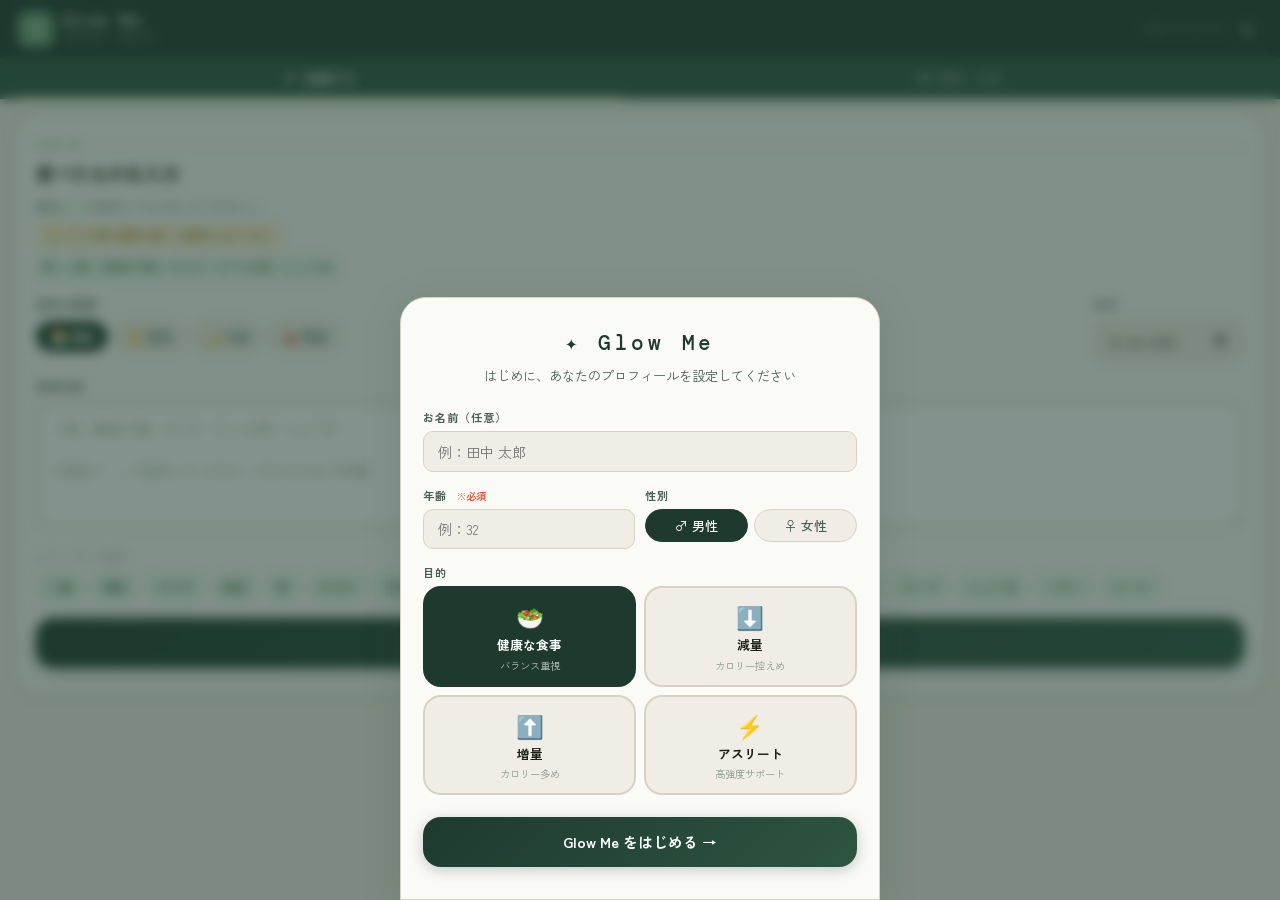
<file: index.html>
<!DOCTYPE html>
<html lang="ja">
<head>
  <meta charset="UTF-8"/>
  <meta name="viewport" content="width=device-width, initial-scale=1.0"/>
  <title>Glow Me — 食事記録・栄養分析</title>
  <link rel="stylesheet" href="style.css"/>
  <link rel="preconnect" href="https://fonts.googleapis.com">
  <link href="https://fonts.googleapis.com/css2?family=DM+Mono:wght@400;500&family=Zen+Kaku+Gothic+New:wght@300;400;500;700;900&display=swap" rel="stylesheet">
</head>
<body>

<!-- ══ SETUP MODAL (first visit) ══════════════════════ -->
<div class="modal-bg hidden" id="setup-modal">
  <div class="modal setup-modal">
    <div class="setup-logo">✦ Glow Me</div>
    <p class="setup-welcome">はじめに、あなたのプロフィールを設定してください</p>
    <div class="sf-group">
      <label class="sf-label">お名前（任意）</label>
      <input type="text" id="s-name" class="sf-inp" placeholder="例：田中 太郎"/>
    </div>
    <div class="sf-row">
      <div class="sf-group">
        <label class="sf-label">年齢 <span class="sf-req">※必須</span></label>
        <input type="number" id="s-age" class="sf-inp" placeholder="例：32" min="10" max="100"/>
      </div>
      <div class="sf-group">
        <label class="sf-label">性別</label>
        <div class="sf-radio-row" id="s-gender">
          <button class="sf-radio active" data-v="male">♂ 男性</button>
          <button class="sf-radio" data-v="female">♀ 女性</button>
        </div>
      </div>
    </div>
    <div class="sf-group">
      <label class="sf-label">目的</label>
      <div class="goal-grid" id="s-goal">
        <button class="goal-btn active" data-v="health">
          <span class="gb-ico">🥗</span><span class="gb-lbl">健康な食事</span>
          <span class="gb-sub">バランス重視</span>
        </button>
        <button class="goal-btn" data-v="loss">
          <span class="gb-ico">⬇️</span><span class="gb-lbl">減量</span>
          <span class="gb-sub">カロリー控えめ</span>
        </button>
        <button class="goal-btn" data-v="gain">
          <span class="gb-ico">⬆️</span><span class="gb-lbl">増量</span>
          <span class="gb-sub">カロリー多め</span>
        </button>
        <button class="goal-btn" data-v="athlete">
          <span class="gb-ico">⚡</span><span class="gb-lbl">アスリート</span>
          <span class="gb-sub">高強度サポート</span>
        </button>
      </div>
    </div>
    <button class="btn-setup-save" id="btn-setup-save">Glow Me をはじめる →</button>
  </div>
</div>

<!-- ══ SETTINGS MODAL ══════════════════════════════════ -->
<div class="modal-bg hidden" id="settings-modal">
  <div class="modal setup-modal">
    <div class="modal-hd-row">
      <span class="modal-ttl">⚙ 設定</span>
      <button class="modal-x" id="settings-close">✕</button>
    </div>
    <div class="sf-group">
      <label class="sf-label">お名前</label>
      <input type="text" id="ss-name" class="sf-inp" placeholder="例：田中 太郎"/>
    </div>
    <div class="sf-row">
      <div class="sf-group">
        <label class="sf-label">年齢</label>
        <input type="number" id="ss-age" class="sf-inp" min="10" max="100"/>
      </div>
      <div class="sf-group">
        <label class="sf-label">性別</label>
        <div class="sf-radio-row" id="ss-gender">
          <button class="sf-radio" data-v="male">♂ 男性</button>
          <button class="sf-radio" data-v="female">♀ 女性</button>
        </div>
      </div>
    </div>
    <div class="sf-group">
      <label class="sf-label">目的</label>
      <div class="goal-grid" id="ss-goal">
        <button class="goal-btn" data-v="health"><span class="gb-ico">🥗</span><span class="gb-lbl">健康な食事</span><span class="gb-sub">バランス重視</span></button>
        <button class="goal-btn" data-v="loss"><span class="gb-ico">⬇️</span><span class="gb-lbl">減量</span><span class="gb-sub">カロリー控えめ</span></button>
        <button class="goal-btn" data-v="gain"><span class="gb-ico">⬆️</span><span class="gb-lbl">増量</span><span class="gb-sub">カロリー多め</span></button>
        <button class="goal-btn" data-v="athlete"><span class="gb-ico">⚡</span><span class="gb-lbl">アスリート</span><span class="gb-sub">高強度サポート</span></button>
      </div>
    </div>
    <button class="btn-setup-save" id="btn-settings-save">変更を保存する</button>
  </div>
</div>

<!-- ══ DELETE MODAL ════════════════════════════════════ -->
<div class="modal-bg hidden" id="del-modal">
  <div class="modal del-modal">
    <p class="modal-ttl" style="text-align:center;margin-bottom:.4rem">全データを削除しますか？</p>
    <p class="sf-sub" style="text-align:center;margin-bottom:1.3rem">この操作は元に戻せません</p>
    <div class="modal-btns">
      <button class="mbtn-cancel" id="del-cancel">キャンセル</button>
      <button class="mbtn-del" id="del-ok">削除する</button>
    </div>
  </div>
</div>

<!-- ══ HEADER ══════════════════════════════════════════ -->
<header class="hdr">
  <div class="hdr-l">
    <div class="hdr-mark">G</div>
    <div>
      <div class="hdr-name">Glow Me</div>
      <div class="hdr-sub" id="hdr-sub">食事記録 × 栄養分析</div>
    </div>
  </div>
  <div class="hdr-r">
    <div class="goal-badge hidden" id="goal-badge"></div>
    <span class="hdr-date" id="hdr-date"></span>
    <button class="hdr-icon-btn" id="btn-open-settings" title="設定">⚙</button>
  </div>
</header>

<!-- ══ TABS ════════════════════════════════════════════ -->
<nav class="tabs">
  <button class="tab active" data-tab="record">
    <svg viewBox="0 0 20 20" fill="currentColor"><path d="M13.586 3.586a2 2 0 1 1 2.828 2.828l-.793.793-2.828-2.828.793-.793zM11.379 5.793L3 14.172V17h2.828l8.38-8.379-2.83-2.828z"/></svg>
    記録する
  </button>
  <button class="tab" data-tab="history">
    <svg viewBox="0 0 20 20" fill="currentColor"><path fill-rule="evenodd" d="M10 18a8 8 0 1 0 0-16 8 8 0 0 0 0 16zm1-12a1 1 0 1 0-2 0v4a1 1 0 0 0 .293.707l2.828 2.829a1 1 0 1 0 1.415-1.415L11 9.586V6z" clip-rule="evenodd"/></svg>
    履歴・分析
    <span class="tab-badge" id="tab-badge"></span>
  </button>
</nav>

<!-- ══════════════════════════════════════════════════
     RECORD PANEL
══════════════════════════════════════════════════════ -->
<div class="panel active" id="tab-record">

  <!-- INPUT CARD -->
  <section class="card" id="card-input">
    <div class="card-step">STEP 01</div>
    <h2 class="card-title">食べたものを入力</h2>
    <p class="card-desc">
      読点<code class="code-mark">、</code>で区切って入力してください。<br>
      <span class="tip-badge">💡 グラム数や個数を書くと精度が上がります</span><br>
      <span class="eg-val">例：ご飯、唐揚げ3個、キムチ、ビール2杯、しょうゆ</span>
    </p>

    <div class="fl-row">
      <div class="fl-col">
        <div class="field-label">食事の種類</div>
        <div class="meal-tabs" id="meal-tabs">
          <button class="mt active" data-meal="breakfast">🌅 朝食</button>
          <button class="mt" data-meal="lunch">☀️ 昼食</button>
          <button class="mt" data-meal="dinner">🌙 夕食</button>
          <button class="mt" data-meal="snack">🫖 間食</button>
        </div>
      </div>
      <div class="fl-col fl-date">
        <div class="field-label">日付</div>
        <input type="date" id="rec-date" class="date-inp"/>
      </div>
    </div>

    <div class="field-label" style="margin-top:1rem">食事内容</div>
    <textarea id="food-text" class="food-textarea"
      placeholder="ご飯、唐揚げ3個、キムチ、ビール2杯、しょうゆ&#10;&#10;※読点「、」で区切ってください（Ctrl+Enterで計算）" rows="4"></textarea>

    <div class="quick-label">▸ タップして追加</div>
    <div class="quick-grid" id="quick-grid"></div>

    <button class="btn-calc" id="btn-calc">
      <svg viewBox="0 0 24 24" fill="none" stroke="currentColor" stroke-width="2.5"><polyline points="22 12 18 12 15 21 9 3 6 12 2 12"/></svg>
      栄養を分析する
    </button>
  </section>

  <!-- RESULT CARD -->
  <section class="card hidden" id="card-result">
    <div class="card-step">STEP 02</div>
    <h2 class="card-title">栄養分析結果</h2>

    <div class="sub-hd">認識した食品カテゴリ</div>
    <div class="rec-foods" id="rec-foods"></div>
    <div class="unrec-wrap hidden" id="unrec-wrap">
      <span class="unrec-label">⚠ 未登録食品：</span>
      <span id="unrec-list"></span>
    </div>

    <!-- Calorie hero -->
    <div class="cal-hero">
      <div class="cal-hero-l">
        <div class="cal-num" id="cal-num">0</div>
        <div class="cal-lbl">kcal / この食事</div>
      </div>
      <div class="cal-hero-r">
        <svg class="cal-ring" viewBox="0 0 80 80">
          <circle class="cr-bg" cx="40" cy="40" r="34"/>
          <circle class="cr-fill" id="cal-ring-fill" cx="40" cy="40" r="34"
            stroke-dasharray="213.6" stroke-dashoffset="213.6"/>
        </svg>
        <div class="cal-ring-pct" id="cal-ring-pct">0%</div>
      </div>
    </div>

    <!-- Radar Chart -->
    <div class="sub-hd" style="margin-top:1.2rem">栄養バランス レーダーチャート</div>
    <div class="radar-wrap">
      <div id="radar-chart"></div>
      <div class="radar-legend" id="radar-legend"></div>
    </div>

    <!-- Macro quick cards -->
    <div class="macro-cards" id="macro-cards"></div>

    <!-- All nutrients table -->
    <div class="sub-hd" style="margin-top:1.4rem">全栄養素（推定値）</div>
    <div class="nut-rows" id="nut-rows"></div>

    <!-- Daily cumulative bar -->
    <div id="daily-cum"></div>

    <!-- Deficit -->
    <div class="deficit-box" id="deficit-box"></div>
    <div class="advice-box" id="advice-box"></div>

    <!-- Affiliates -->
    <div class="aff-section hidden" id="aff-section">
      <div class="aff-hd">
        <span>🛒 食生活のサポートにおすすめ</span>
        <span class="aff-note">※広告を含みます</span>
      </div>
      <div class="aff-cards" id="aff-cards"></div>
    </div>

    <div class="result-actions">
      <button class="btn-save" id="btn-save">
        <svg viewBox="0 0 24 24" fill="none" stroke="currentColor" stroke-width="2.5"><path d="M19 21H5a2 2 0 0 1-2-2V5a2 2 0 0 1 2-2h11l5 5v11a2 2 0 0 1-2 2z"/><polyline points="17,21 17,13 7,13 7,21"/><polyline points="7,3 7,8 15,8"/></svg>
        この記録を保存する
      </button>
      <button class="btn-back" id="btn-back">← 入力に戻る</button>
    </div>
  </section>

  <!-- SUCCESS CARD (after save) -->
  <section class="card hidden" id="card-success">
    <div class="success-check">✓</div>
    <div class="success-msg">記録を保存しました！</div>
    <div class="success-btns">
      <button class="btn-continue" id="btn-continue">＋ 続けて記録する</button>
      <button class="btn-view-hist" id="btn-view-hist">📊 今日の分析を見る</button>
    </div>
  </section>
</div>

<!-- ══════════════════════════════════════════════════
     HISTORY PANEL
══════════════════════════════════════════════════════ -->
<div class="panel" id="tab-history">

  <div class="hist-empty hidden" id="hist-empty">
    <div class="he-ico">✦</div>
    <p class="he-t">まだ記録がありません</p>
    <p class="he-s">食事を記録するとここに表示されます</p>
  </div>

  <div id="hist-main" class="hidden">

    <!-- Final Summary Analysis -->
    <section class="card" id="final-summary-card">
      <div class="card-step">SUMMARY</div>
      <h2 class="card-title">総合分析レポート</h2>
      <div id="final-summary-body"></div>
    </section>

    <!-- Today Radar + Bars -->
    <section class="card">
      <div class="card-step">TODAY</div>
      <h2 class="card-title">今日の栄養バランス</h2>
      <div class="chart-note" id="chart-note"></div>
      <div class="radar-wrap">
        <div id="hist-radar"></div>
        <div class="radar-legend" id="hist-radar-legend"></div>
      </div>
      <div class="today-nut-grid" id="today-nut-grid"></div>
      <div class="daily-advice-list" id="daily-advice-list"></div>
    </section>

    <!-- Yesterday compare -->
    <section class="card">
      <div class="card-step">COMPARE</div>
      <h2 class="card-title">昨日との比較</h2>
      <div id="cmp-body"></div>
    </section>

    <!-- 食事推移 -->
    <section class="card">
      <div class="card-step">食事推移</div>
      <h2 class="card-title">食事履歴</h2>
      <div class="hist-view-tabs">
        <button class="hvt active" id="hvt-week">📅 7日間</button>
        <button class="hvt" id="hvt-month">🗓 月表示</button>
      </div>
      <div class="month-nav hidden" id="month-nav">
        <button class="mn-btn" id="mn-prev">‹</button>
        <span class="mn-label" id="mn-label"></span>
        <button class="mn-btn" id="mn-next">›</button>
      </div>
      <div id="meal-history-list"></div>
    </section>

    <!-- Chronic deficit -->
    <section class="card">
      <div class="card-step">ANALYSIS</div>
      <h2 class="card-title">慢性的な栄養不足レポート</h2>
      <p class="card-desc">直近30日間の記録から分析</p>
      <div id="chronic-body"></div>
    </section>

    <section class="card">
      <div class="card-step">DATA</div>
      <h2 class="card-title">全記録</h2>
      <div id="hist-list"></div>
      <button class="btn-clear" id="btn-clear-all">🗑 全記録を削除</button>
    </section>

  </div>
</div>

<div class="toast" id="toast"></div>
<script src="script.js"></script>
</body>
</html>
</file>
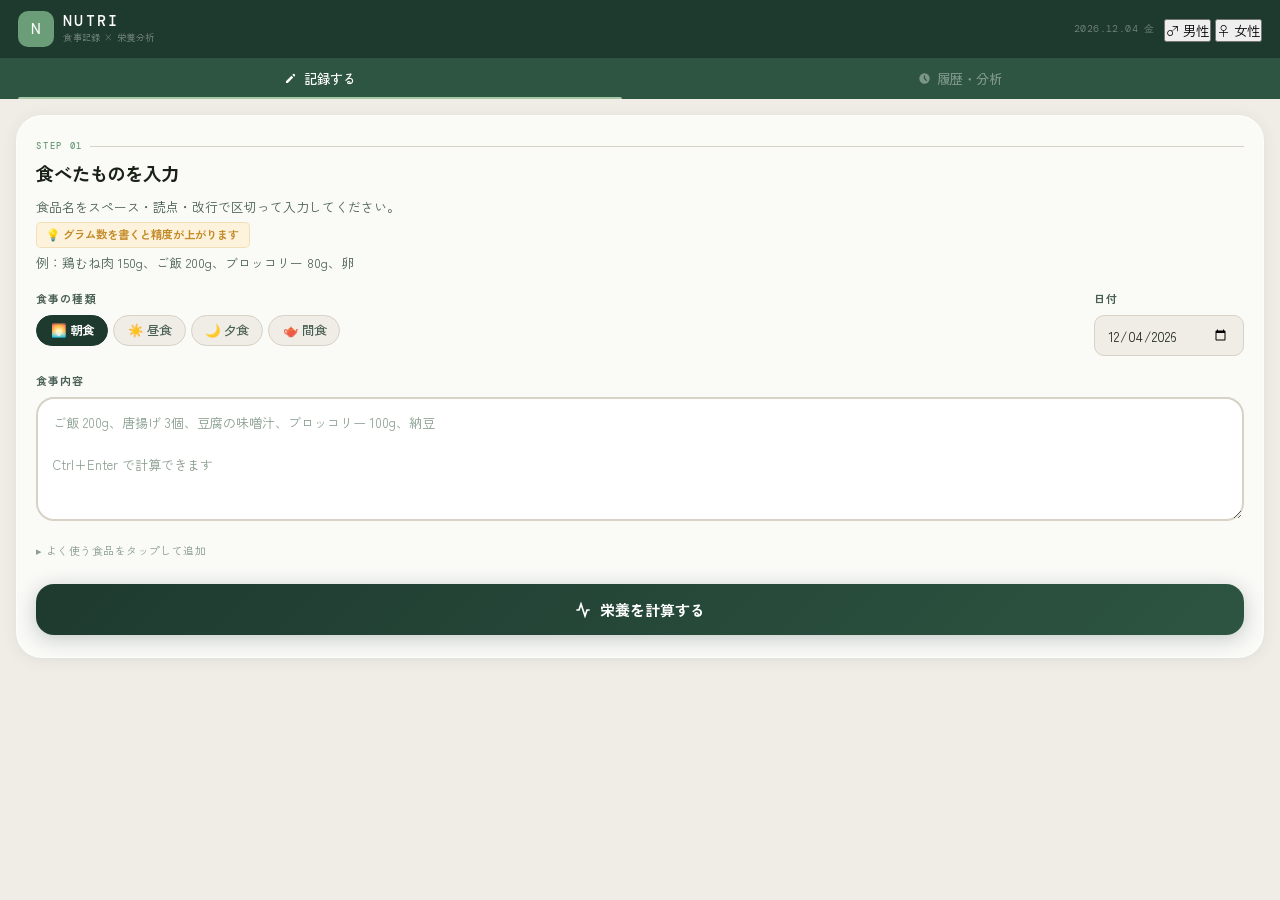
<file: index (1).html>
<!DOCTYPE html>
<html lang="ja">
<head>
  <meta charset="UTF-8"/>
  <meta name="viewport" content="width=device-width, initial-scale=1.0"/>
  <title>NUTRI — 食事記録・栄養分析</title>
  <link rel="stylesheet" href="style.css"/>
  <link rel="preconnect" href="https://fonts.googleapis.com">
  <link href="https://fonts.googleapis.com/css2?family=DM+Mono:wght@400;500&family=Zen+Kaku+Gothic+New:wght@300;400;500;700;900&display=swap" rel="stylesheet">
</head>
<body>

<!-- ═══════════════════ HEADER ═══════════════════ -->
<header class="hdr">
  <div class="hdr-l">
    <div class="hdr-mark">N</div>
    <div>
      <div class="hdr-name">NUTRI</div>
      <div class="hdr-sub">食事記録 × 栄養分析</div>
    </div>
  </div>
  <div class="hdr-r">
    <span class="hdr-date" id="hdr-date"></span>
    <div class="gender-toggle" id="gender-toggle">
      <button class="gt active" data-g="male">♂ 男性</button>
      <button class="gt" data-g="female">♀ 女性</button>
    </div>
  </div>
</header>

<!-- ═══════════════════ TABS ═══════════════════ -->
<nav class="tabs">
  <button class="tab active" data-tab="record">
    <svg viewBox="0 0 20 20" fill="currentColor"><path d="M13.586 3.586a2 2 0 1 1 2.828 2.828l-.793.793-2.828-2.828.793-.793zM11.379 5.793L3 14.172V17h2.828l8.38-8.379-2.83-2.828z"/></svg>
    記録する
  </button>
  <button class="tab" data-tab="history">
    <svg viewBox="0 0 20 20" fill="currentColor"><path fill-rule="evenodd" d="M10 18a8 8 0 1 0 0-16 8 8 0 0 0 0 16zm1-12a1 1 0 1 0-2 0v4a1 1 0 0 0 .293.707l2.828 2.829a1 1 0 1 0 1.415-1.415L11 9.586V6z" clip-rule="evenodd"/></svg>
    履歴・分析
    <span class="tab-badge" id="tab-badge"></span>
  </button>
</nav>

<!-- ═══════════════════ RECORD PANEL ═══════════════════ -->
<div class="panel active" id="tab-record">

  <!-- INPUT CARD -->
  <section class="card" id="card-input">
    <div class="card-step">STEP 01</div>
    <h2 class="card-title">食べたものを入力</h2>
    <p class="card-desc">
      食品名をスペース・読点・改行で区切って入力してください。<br>
      <span class="tip-badge">💡 グラム数を書くと精度が上がります</span><br>
      <span class="eg-row"><span class="eg-k">例：</span><span class="eg-v">鶏むね肉 150g、ご飯 200g、ブロッコリー 80g、卵</span></span>
    </p>

    <div class="fl-row">
      <div class="fl-col">
        <div class="field-label">食事の種類</div>
        <div class="meal-tabs" id="meal-tabs">
          <button class="mt active" data-meal="breakfast">🌅 朝食</button>
          <button class="mt" data-meal="lunch">☀️ 昼食</button>
          <button class="mt" data-meal="dinner">🌙 夕食</button>
          <button class="mt" data-meal="snack">🫖 間食</button>
        </div>
      </div>
      <div class="fl-col fl-date">
        <div class="field-label">日付</div>
        <input type="date" id="rec-date" class="date-inp"/>
      </div>
    </div>

    <div class="field-label" style="margin-top:1rem">食事内容</div>
    <textarea id="food-text" class="food-textarea"
      placeholder="ご飯 200g、唐揚げ 3個、豆腐の味噌汁、ブロッコリー 100g、納豆&#10;&#10;Ctrl+Enter で計算できます" rows="4"></textarea>

    <div class="quick-label">▸ よく使う食品をタップして追加</div>
    <div class="quick-grid" id="quick-grid"></div>

    <button class="btn-calc" id="btn-calc">
      <svg viewBox="0 0 24 24" fill="none" stroke="currentColor" stroke-width="2.5"><polyline points="22 12 18 12 15 21 9 3 6 12 2 12"/></svg>
      栄養を計算する
    </button>
  </section>

  <!-- RESULT CARD -->
  <section class="card hidden" id="card-result">
    <div class="card-step">STEP 02</div>
    <h2 class="card-title">栄養分析結果</h2>

    <div class="sub-hd">認識した食品</div>
    <div class="rec-foods" id="rec-foods"></div>
    <div class="unrec-foods hidden" id="unrec-foods"></div>

    <!-- Unknown food search area -->
    <div class="unknown-area hidden" id="unknown-area">
      <div class="unknown-hd">
        <span>🔍 データベース未登録の食品</span>
        <button class="btn-search-unk" id="btn-search-unk">AIで検索する</button>
      </div>
      <div class="unknown-list" id="unknown-list"></div>
    </div>

    <!-- Calorie hero -->
    <div class="cal-hero">
      <div class="cal-hero-l">
        <div class="cal-num" id="cal-num">0</div>
        <div class="cal-lbl">kcal / この食事</div>
      </div>
      <div class="cal-hero-r">
        <svg class="cal-ring" viewBox="0 0 80 80">
          <circle class="cr-bg" cx="40" cy="40" r="34"/>
          <circle class="cr-fill" id="cal-ring-fill" cx="40" cy="40" r="34"
            stroke-dasharray="213.6" stroke-dashoffset="213.6"/>
        </svg>
        <div class="cal-ring-pct" id="cal-ring-pct">0%</div>
      </div>
    </div>

    <div class="macro-cards" id="macro-cards"></div>

    <div class="sub-hd" style="margin-top:1.5rem">全栄養素（推定値）</div>
    <div class="nut-rows" id="nut-rows"></div>

    <!-- Daily cumulative -->
    <div class="daily-cum" id="daily-cum"></div>

    <div class="deficit-box" id="deficit-box"></div>
    <div class="advice-box" id="advice-box"></div>

    <!-- Affiliate recommendations -->
    <div class="aff-section hidden" id="aff-section">
      <div class="aff-hd">
        <span>🛒 食生活のサポートにおすすめの商品</span>
        <span class="aff-note">※広告を含みます</span>
      </div>
      <div class="aff-cards" id="aff-cards"></div>
    </div>

    <div class="result-actions">
      <button class="btn-save" id="btn-save">
        <svg viewBox="0 0 24 24" fill="none" stroke="currentColor" stroke-width="2.5"><path d="M19 21H5a2 2 0 0 1-2-2V5a2 2 0 0 1 2-2h11l5 5v11a2 2 0 0 1-2 2z"/><polyline points="17,21 17,13 7,13 7,21"/><polyline points="7,3 7,8 15,8"/></svg>
        この記録を保存する
      </button>
      <button class="btn-back" id="btn-back">← 入力に戻る</button>
    </div>
  </section>

  <div class="new-wrap hidden" id="new-wrap">
    <button class="btn-new" id="btn-new">＋ 新しい食事を記録する</button>
  </div>
</div>

<!-- ═══════════════════ HISTORY PANEL ═══════════════════ -->
<div class="panel" id="tab-history">

  <div class="hist-empty hidden" id="hist-empty">
    <div class="he-ico">📋</div>
    <p class="he-t">まだ記録がありません</p>
    <p class="he-s">食事を記録するとここに表示されます</p>
  </div>

  <div id="hist-main" class="hidden">

    <!-- Daily Comparison Chart -->
    <section class="card">
      <div class="card-step">TODAY</div>
      <h2 class="card-title">今日の栄養摂取グラフ</h2>
      <div class="chart-gender-note" id="chart-gender-note"></div>
      <div class="daily-chart" id="daily-chart"></div>
      <div class="daily-advice-list" id="daily-advice-list"></div>
    </section>

    <!-- Yesterday Compare -->
    <section class="card">
      <div class="card-step">COMPARE</div>
      <h2 class="card-title">昨日との比較</h2>
      <div id="cmp-body"></div>
    </section>

    <!-- 7-day Trend -->
    <section class="card">
      <div class="card-step">TREND</div>
      <h2 class="card-title">7日間 カロリー推移</h2>
      <div class="trend-wrap" id="trend-wrap"></div>
    </section>

    <!-- Chronic Deficit -->
    <section class="card">
      <div class="card-step">ANALYSIS</div>
      <h2 class="card-title">慢性的な栄養不足レポート</h2>
      <p class="card-desc">直近7日間の平均から分析</p>
      <div id="chronic-body"></div>
    </section>

    <!-- History list -->
    <section class="card">
      <div class="card-step">HISTORY</div>
      <h2 class="card-title">食事記録一覧</h2>
      <div id="hist-list"></div>
      <button class="btn-clear" id="btn-clear-all">🗑 全記録を削除</button>
    </section>

  </div>
</div>

<!-- ═══════════════════ CUSTOM FOOD MODAL ═══════════════════ -->
<div class="modal-bg hidden" id="custom-modal">
  <div class="modal">
    <div class="modal-hd">
      <span id="custom-modal-title">「○○」の栄養情報を入力</span>
      <button class="modal-close" id="custom-modal-close">✕</button>
    </div>
    <p class="modal-sub">検索でも見つからなかった食品の情報を入力してください。<br>次回から自動で使用されます（端末内に保存）。</p>
    <div class="custom-form">
      <input type="text" id="cf-name" placeholder="食品名（例：トリュフリゾット）" class="cf-inp" readonly/>
      <div class="cf-row">
        <div class="cf-field">
          <label>カロリー (kcal)</label>
          <input type="number" id="cf-cal" placeholder="例：350" class="cf-inp"/>
        </div>
        <div class="cf-field">
          <label>タンパク質 (g)</label>
          <input type="number" id="cf-prot" placeholder="例：12" class="cf-inp" step="0.1"/>
        </div>
      </div>
      <div class="cf-row">
        <div class="cf-field">
          <label>脂質 (g)</label>
          <input type="number" id="cf-fat" placeholder="例：15" class="cf-inp" step="0.1"/>
        </div>
        <div class="cf-field">
          <label>炭水化物 (g)</label>
          <input type="number" id="cf-carb" placeholder="例：40" class="cf-inp" step="0.1"/>
        </div>
      </div>
      <div class="cf-field" style="margin-top:.5rem">
        <label>この量の食品は何g相当ですか？（任意）</label>
        <input type="number" id="cf-gram" placeholder="例：200（不明な場合は空欄）" class="cf-inp"/>
      </div>
      <button class="btn-cf-save" id="btn-cf-save">この食品を登録して計算に追加</button>
    </div>
  </div>
</div>

<!-- Delete confirm modal -->
<div class="modal-bg hidden" id="del-modal">
  <div class="modal">
    <p class="modal-t">全データを削除しますか？</p>
    <p class="modal-sub">この操作は元に戻せません</p>
    <div class="modal-btns">
      <button class="modal-cancel" id="del-cancel">キャンセル</button>
      <button class="modal-del" id="del-ok">削除する</button>
    </div>
  </div>
</div>

<div class="toast" id="toast"></div>

<script src="script.js"></script>
</body>
</html>
</file>
<file: style.css>
/* ================================================
   Glow Me — style.css
   Sage Green Clinical + Radar Chart
   ================================================ */
:root{
  --bg:#F0EDE6;--bg2:#E4E0D8;--card:#FAFAF7;--white:#FFF;
  --forest:#1E3A2F;--forest2:#2D5541;
  --sage:#6B9E78;--sage-l:#A8C8A8;--sage-p:#DCF0DC;--mint:#E8F5E8;
  --coral:#D95F3B;--coral-p:#FAEAE4;
  --amber:#C48B2A;--amber-p:#FDF3DC;
  --blue:#3A6EA8;--blue-p:#DDE9F8;
  --purple:#6B4EA8;--purple-p:#EDE9F8;
  --text:#1A2218;--text2:#4A6054;--text3:#8A9E90;
  --border:#D8D2C6;--border2:#C0B8AC;
  --ok:#2D5541;--ok-p:#C8E8C8;
  --warn:#C48B2A;--warn-p:#FDF3DC;
  --bad:#D95F3B;--bad-p:#FAEAE4;
  --r:10px;--rl:18px;--rxl:26px;
  --sans:'Zen Kaku Gothic New',sans-serif;
  --mono:'DM Mono',monospace;
  --sh:0 2px 16px rgba(30,58,47,.08);--shl:0 8px 40px rgba(30,58,47,.14);
  --spring:.28s cubic-bezier(.34,1.56,.64,1);--ease:.2s ease;
}
*,*::before,*::after{box-sizing:border-box;margin:0;padding:0}
html{font-size:16px;scroll-behavior:smooth}
body{font-family:var(--sans);background:var(--bg);color:var(--text);min-height:100vh;line-height:1.65}
button{cursor:pointer;font-family:var(--sans)}
input,textarea,select{font-family:var(--sans)}

/* ── HEADER ──────────────────────────────── */
.hdr{background:var(--forest);padding:.7rem 1.1rem;display:flex;align-items:center;justify-content:space-between;position:sticky;top:0;z-index:50;gap:.5rem}
.hdr-l{display:flex;align-items:center;gap:.6rem}
.hdr-mark{width:36px;height:36px;background:var(--sage);border-radius:10px;display:flex;align-items:center;justify-content:center;font-family:var(--mono);font-size:1rem;color:#fff;flex-shrink:0}
.hdr-name{font-family:var(--mono);font-size:.95rem;font-weight:500;color:#fff;letter-spacing:.15em;line-height:1.1}
.hdr-sub{font-size:.58rem;color:rgba(255,255,255,.38);letter-spacing:.04em;margin-top:1px}
.hdr-r{display:flex;align-items:center;gap:.6rem;flex-shrink:0}
.hdr-date{font-family:var(--mono);font-size:.62rem;color:rgba(255,255,255,.35);letter-spacing:.04em}
.hdr-icon-btn{background:none;border:none;color:rgba(255,255,255,.5);font-size:1.05rem;padding:4px 7px;border-radius:7px;transition:all var(--ease)}
.hdr-icon-btn:hover{color:#fff;background:rgba(255,255,255,.1)}
.goal-badge{background:var(--sage);color:#fff;font-size:.62rem;font-weight:700;padding:.18rem .6rem;border-radius:999px;letter-spacing:.04em}

/* ── TABS ──────────────────────────────── */
.tabs{display:grid;grid-template-columns:1fr 1fr;background:var(--forest2);position:sticky;top:52px;z-index:49}
.tab{display:flex;align-items:center;justify-content:center;gap:.4rem;padding:.68rem;background:none;border:none;color:rgba(255,255,255,.38);font-size:.82rem;font-weight:500;position:relative;transition:color var(--ease)}
.tab svg{width:13px;height:13px;flex-shrink:0}
.tab.active{color:#fff}
.tab.active::after{content:'';position:absolute;bottom:0;left:18px;right:18px;height:2.5px;background:var(--sage-l);border-radius:2px 2px 0 0}
.tab-badge{background:var(--sage);color:#fff;font-family:var(--mono);font-size:.56rem;min-width:16px;height:16px;border-radius:999px;display:none;align-items:center;justify-content:center;padding:0 3px}

/* ── PANEL ──────────────────────────────── */
.panel{display:none;padding:1rem}
.panel.active{display:block;animation:pIn .25s ease}
@keyframes pIn{from{opacity:0;transform:translateY(8px)}to{opacity:1;transform:translateY(0)}}

/* ── CARD ──────────────────────────────── */
.card{background:var(--card);border-radius:var(--rxl);padding:1.4rem 1.2rem;margin-bottom:1rem;box-shadow:var(--sh);border:1px solid rgba(255,255,255,.8)}
.card.hidden{display:none}
.card-step{font-family:var(--mono);font-size:.58rem;font-weight:500;letter-spacing:.18em;color:var(--sage);margin-bottom:.28rem;display:flex;align-items:center;gap:.45rem}
.card-step::after{content:'';flex:1;height:1px;background:var(--border)}
.card-title{font-size:1.15rem;font-weight:700;margin-bottom:.45rem;letter-spacing:-.01em}
.card-desc{font-size:.8rem;color:var(--text2);line-height:1.7;margin-bottom:1rem}
.code-mark{font-family:var(--mono);font-size:.9em;background:var(--mint);color:var(--forest2);padding:1px 5px;border-radius:4px}
.tip-badge{display:inline-block;background:var(--amber-p);color:var(--amber);font-size:.71rem;font-weight:700;padding:.14rem .58rem;border-radius:5px;border:1px solid rgba(196,139,42,.2);margin:.28rem 0}
.eg-val{font-family:var(--mono);font-size:.73rem;color:var(--forest2);background:var(--mint);padding:2px 6px;border-radius:4px;display:inline-block;margin-top:.2rem}

/* ── FIELDS ──────────────────────────────── */
.fl-row{display:flex;gap:.75rem;flex-wrap:wrap;margin-bottom:.2rem}
.fl-col{flex:1;min-width:150px}
.fl-date{flex:0 0 135px}
.field-label{font-size:.68rem;font-weight:700;letter-spacing:.1em;color:var(--text2);text-transform:uppercase;margin-bottom:.42rem}
.meal-tabs{display:flex;gap:.32rem;flex-wrap:wrap}
.mt{background:var(--bg);border:1.5px solid var(--border);border-radius:999px;padding:.36rem .85rem;font-size:.78rem;font-weight:500;color:var(--text2);transition:all var(--spring)}
.mt:hover{border-color:var(--sage)}
.mt.active{background:var(--forest);border-color:var(--forest);color:#fff;font-weight:700}
.date-inp{width:100%;background:var(--bg);border:1.5px solid var(--border);border-radius:var(--r);padding:.55rem .85rem;font-size:.85rem;color:var(--text);outline:none;transition:border-color var(--ease);color-scheme:light}
.date-inp:focus{border-color:var(--sage)}
.food-textarea{width:100%;background:var(--white);border:2px solid var(--border);border-radius:var(--rl);padding:.82rem .95rem;font-size:.92rem;color:var(--text);outline:none;resize:vertical;transition:border-color var(--ease),box-shadow var(--ease);line-height:1.6;min-height:85px}
.food-textarea:focus{border-color:var(--sage);box-shadow:0 0 0 3px rgba(107,158,120,.15)}
.food-textarea::placeholder{color:var(--text3);font-size:.82rem}
.quick-label{font-size:.68rem;color:var(--text3);letter-spacing:.04em;margin:.9rem 0 .42rem}
.quick-grid{display:flex;flex-wrap:wrap;gap:.32rem;margin-bottom:1.1rem}
.q-chip{background:var(--mint);border:1px solid var(--sage-p);border-radius:999px;padding:.26rem .72rem;font-size:.74rem;color:var(--forest2);font-weight:500;cursor:pointer;transition:all var(--spring);user-select:none}
.q-chip:hover{background:var(--sage-p);border-color:var(--sage-l);transform:translateY(-1px)}
.btn-calc{width:100%;background:linear-gradient(135deg,var(--forest) 0%,var(--forest2) 100%);color:#fff;border:none;border-radius:var(--rl);padding:.92rem 1rem;font-size:.93rem;font-weight:700;display:flex;align-items:center;justify-content:center;gap:.55rem;transition:all var(--spring);box-shadow:0 4px 20px rgba(30,58,47,.25)}
.btn-calc svg{width:16px;height:16px}
.btn-calc:hover{transform:translateY(-2px);box-shadow:0 8px 28px rgba(30,58,47,.35)}

/* ── RECOGNIZED FOODS ──────────────────── */
.sub-hd{font-size:.66rem;font-weight:700;letter-spacing:.12em;color:var(--text3);text-transform:uppercase;margin-bottom:.5rem}
.rec-foods{display:flex;flex-wrap:wrap;gap:.32rem;margin-bottom:.5rem}
.rf-tag{background:var(--forest);color:#fff;border-radius:999px;font-size:.76rem;padding:.24rem .78rem;display:flex;align-items:center;gap:.3rem;animation:popTag .3s var(--spring) both}
@keyframes popTag{from{opacity:0;transform:scale(.85)}to{opacity:1;transform:scale(1)}}
.rf-ico{font-size:.85rem}
.rf-num{font-family:var(--mono);font-size:.62rem;opacity:.65;background:rgba(255,255,255,.18);border-radius:4px;padding:0 4px;margin-left:2px}
.unrec-wrap{background:var(--amber-p);border:1px solid rgba(196,139,42,.25);border-radius:var(--r);padding:.55rem .8rem;margin-bottom:.6rem;font-size:.78rem;color:var(--amber)}
.unrec-label{font-weight:700;margin-right:.3rem}

/* ── CALORIE HERO ──────────────────────── */
.cal-hero{display:flex;align-items:center;justify-content:space-between;background:var(--forest);border-radius:var(--rl);padding:1.1rem 1.2rem;margin:1rem 0;position:relative;overflow:hidden}
.cal-hero::before{content:'';position:absolute;right:-22px;top:-22px;width:110px;height:110px;background:rgba(107,158,120,.12);border-radius:50%}
.cal-hero-l{}
.cal-num{font-family:var(--mono);font-size:2.8rem;font-weight:500;color:#fff;line-height:1;letter-spacing:-.03em}
.cal-lbl{font-size:.68rem;color:rgba(255,255,255,.48);margin-top:3px;letter-spacing:.04em}
.cal-hero-r{position:relative;width:78px;height:78px;flex-shrink:0}
.cal-ring{width:78px;height:78px;transform:rotate(-90deg)}
.cr-bg{fill:none;stroke:rgba(255,255,255,.1);stroke-width:7}
.cr-fill{fill:none;stroke:var(--sage-l);stroke-width:7;stroke-linecap:round;transition:stroke-dashoffset 1.2s cubic-bezier(.34,1,.64,1)}
.cal-ring-pct{position:absolute;inset:0;display:flex;align-items:center;justify-content:center;font-family:var(--mono);font-size:.68rem;color:#fff}

/* ── RADAR CHART ──────────────────────── */
.radar-wrap{display:flex;flex-direction:column;align-items:center;gap:.8rem;margin-bottom:1rem}
#radar-chart svg,#hist-radar svg{display:block;margin:0 auto}
.radar-legend{display:flex;flex-wrap:wrap;justify-content:center;gap:.3rem .6rem}
.rl-item{display:flex;align-items:center;gap:.28rem;font-size:.68rem;color:var(--text2)}
.rl-dot{width:8px;height:8px;border-radius:50%}

/* ── MACRO CARDS ──────────────────────── */
.macro-cards{display:grid;grid-template-columns:repeat(3,1fr);gap:.5rem;margin-bottom:.2rem}
.mc{background:var(--bg);border:1px solid var(--border);border-radius:var(--rl);padding:.8rem .65rem;text-align:center;position:relative;overflow:hidden;transition:transform var(--spring)}
.mc:hover{transform:translateY(-2px)}
.mc::after{content:'';position:absolute;bottom:0;left:0;right:0;height:3px;border-radius:0 0 var(--rl) var(--rl)}
.mc-p::after{background:var(--blue)}.mc-f::after{background:var(--amber)}.mc-c::after{background:var(--purple)}
.mc-ico{font-size:1.1rem;margin-bottom:.2rem}
.mc-lbl{font-size:.58rem;font-weight:700;letter-spacing:.06em;color:var(--text3);text-transform:uppercase;margin-bottom:.22rem}
.mc-val{font-family:var(--mono);font-size:1.18rem;font-weight:500;color:var(--text);line-height:1}
.mc-unit{font-size:.56rem;color:var(--text3)}
.mc-pct{font-family:var(--mono);font-size:.6rem;font-weight:500;margin-top:.22rem;padding:.1rem .42rem;border-radius:999px;display:inline-block}
.mc-ok  .mc-pct{background:var(--ok-p);color:var(--ok)}
.mc-warn .mc-pct{background:var(--warn-p);color:var(--warn)}
.mc-bad .mc-pct{background:var(--bad-p);color:var(--bad)}

/* ── NUTRIENT ROWS ──────────────────────── */
.nut-rows{display:flex;flex-direction:column;gap:.45rem;margin-bottom:1rem}
.nr{display:grid;grid-template-columns:24px 1fr 82px;align-items:center;gap:.52rem;padding:.48rem .65rem;background:var(--bg);border-radius:var(--r);border:1px solid transparent;transition:border-color var(--ease)}
.nr:hover{border-color:var(--border)}
.nr-ico{font-size:.9rem;text-align:center}
.nr-info{min-width:0}
.nr-name{font-size:.75rem;font-weight:600;margin-bottom:3px}
.nr-bar{background:var(--border);border-radius:999px;height:5px;overflow:hidden}
.nr-fill{height:100%;border-radius:999px;transition:width 1s cubic-bezier(.34,1.1,.64,1)}
.nf-ok{background:linear-gradient(90deg,var(--sage),#8BC89E)}
.nf-bad{background:linear-gradient(90deg,var(--coral),#E88A70)}
.nf-warn{background:linear-gradient(90deg,var(--amber),#DAAC60)}
.nr-right{text-align:right}
.nr-val{font-family:var(--mono);font-size:.8rem;font-weight:500}
.nr-unit{font-size:.58rem;color:var(--text3)}
.nr-pct{font-family:var(--mono);font-size:.6rem;display:inline-block;padding:.1rem .4rem;border-radius:999px;margin-top:1px}
.pct-ok{background:var(--ok-p);color:var(--ok)}.pct-bad{background:var(--bad-p);color:var(--bad)}.pct-warn{background:var(--warn-p);color:var(--warn)}

/* ── DAILY CUM ──────────────────────────── */
.daily-cum-box{background:linear-gradient(135deg,var(--forest) 0%,var(--forest2) 100%);border-radius:var(--rl);padding:.95rem 1.1rem;margin-bottom:.85rem}
.dc-title{font-size:.65rem;font-weight:700;letter-spacing:.1em;color:rgba(255,255,255,.55);text-transform:uppercase;margin-bottom:.75rem}
.dc-row{margin-bottom:.55rem}
.dc-row-hd{display:flex;justify-content:space-between;align-items:baseline;margin-bottom:3px}
.dc-lbl{font-size:.72rem;color:rgba(255,255,255,.78);font-weight:600}
.dc-nums{font-family:var(--mono);font-size:.68rem;color:rgba(255,255,255,.5)}
.dc-track{background:rgba(255,255,255,.12);border-radius:999px;height:6px;overflow:hidden}
.dc-fill{height:100%;border-radius:999px;transition:width 1s cubic-bezier(.34,1.1,.64,1)}
.dc-ok{background:linear-gradient(90deg,var(--sage),var(--sage-l))}
.dc-bad{background:linear-gradient(90deg,#E88A70,#FFB090)}
.dc-warn{background:linear-gradient(90deg,#DAAC60,#F0CC80)}

/* ── DEFICIT / ADVICE ──────────────────── */
.deficit-box{border-radius:var(--rl);overflow:hidden;margin-bottom:.75rem}
.db-hd{background:var(--coral);color:#fff;padding:.62rem .95rem;font-size:.8rem;font-weight:700;display:flex;align-items:center;gap:.38rem}
.db-body{background:var(--bad-p);padding:.8rem .95rem}
.deficit-tags{display:flex;flex-wrap:wrap;gap:.32rem}
.def-tag{background:#fff;border:1.5px solid rgba(217,95,59,.3);border-radius:999px;color:var(--coral);font-size:.73rem;font-weight:700;padding:.2rem .65rem}
.all-good{background:var(--sage-p);border:1.5px solid rgba(107,158,120,.3);border-radius:var(--rl);padding:.82rem .95rem;color:var(--forest2);font-weight:700;font-size:.86rem;text-align:center;margin-bottom:.75rem}
.advice-box{background:var(--mint);border:1px solid var(--sage-p);border-radius:var(--rl);padding:.95rem 1rem;margin-bottom:.75rem}
.advice-hd{font-size:.66rem;font-weight:700;letter-spacing:.1em;color:var(--forest2);text-transform:uppercase;margin-bottom:.6rem}
.advice-item{display:flex;gap:.5rem;margin-bottom:.45rem;font-size:.8rem;line-height:1.6;color:var(--text2)}
.advice-item:last-child{margin-bottom:0}
.advice-ico{flex-shrink:0;font-size:.95rem;margin-top:1px}

/* ── AFFILIATE ──────────────────────────── */
.aff-section{background:var(--bg);border:1px solid var(--border);border-radius:var(--rl);padding:1rem;margin-bottom:.75rem}
.aff-hd{display:flex;align-items:baseline;justify-content:space-between;font-size:.8rem;font-weight:700;margin-bottom:.7rem;gap:.5rem;flex-wrap:wrap}
.aff-note{font-size:.62rem;color:var(--text3);font-weight:400}
.aff-cards{display:flex;flex-direction:column;gap:.55rem}
.aff-card{display:flex;align-items:flex-start;gap:.7rem;background:var(--white);border:1px solid var(--border);border-radius:var(--r);padding:.75rem .85rem;text-decoration:none;color:inherit;transition:all var(--ease);position:relative;overflow:hidden}
.aff-card::before{content:'';position:absolute;left:0;top:0;bottom:0;width:3px;border-radius:2px 0 0 2px}
.t-protein::before{background:var(--blue)}.t-fiber::before{background:var(--sage)}.t-lowfat::before{background:var(--amber)}.t-lowcal::before{background:var(--purple)}
.aff-card:hover{transform:translateY(-1px);box-shadow:var(--sh)}
.aff-ico{font-size:1.5rem;flex-shrink:0}
.aff-body{flex:1;min-width:0}
.aff-name{font-weight:700;font-size:.82rem;margin-bottom:2px;color:var(--text)}
.aff-desc{font-size:.73rem;color:var(--text2);line-height:1.5}
.aff-arrow{color:var(--text3);font-size:.88rem;flex-shrink:0;align-self:center}
.result-actions{display:flex;flex-direction:column;gap:.52rem;margin-top:.5rem}
.btn-save{width:100%;background:var(--sage);color:#fff;border:none;border-radius:var(--r);padding:.85rem;font-size:.9rem;font-weight:700;display:flex;align-items:center;justify-content:center;gap:.5rem;transition:all var(--spring);box-shadow:0 3px 14px rgba(107,158,120,.35)}
.btn-save svg{width:14px;height:14px}
.btn-save:hover{background:var(--forest2);transform:translateY(-1px)}
.btn-back{width:100%;background:none;border:1.5px solid var(--border);border-radius:var(--r);padding:.7rem;font-size:.82rem;color:var(--text2);transition:all var(--ease)}
.btn-back:hover{border-color:var(--sage);color:var(--forest)}

/* ── SUCCESS CARD ──────────────────────── */
.success-check{width:60px;height:60px;background:var(--sage);border-radius:50%;display:flex;align-items:center;justify-content:center;font-size:1.6rem;color:#fff;margin:0 auto 1rem;box-shadow:0 4px 20px rgba(107,158,120,.4)}
.success-msg{text-align:center;font-size:1.1rem;font-weight:700;color:var(--text);margin-bottom:1.3rem}
.success-btns{display:flex;flex-direction:column;gap:.6rem}
.btn-continue{width:100%;background:var(--forest);color:#fff;border:none;border-radius:var(--r);padding:.88rem;font-size:.92rem;font-weight:700;transition:all var(--spring);box-shadow:0 3px 14px rgba(30,58,47,.25)}
.btn-continue:hover{background:var(--forest2)}
.btn-view-hist{width:100%;background:none;border:1.5px solid var(--sage);border-radius:var(--r);padding:.82rem;font-size:.88rem;font-weight:600;color:var(--forest2);transition:all var(--ease)}
.btn-view-hist:hover{background:var(--mint)}

/* ── HISTORY ──────────────────────────── */
.hist-empty{display:flex;flex-direction:column;align-items:center;justify-content:center;min-height:55vh;text-align:center;padding:2rem;gap:.6rem}
.he-ico{font-size:3rem;color:var(--sage);opacity:.25;font-family:var(--mono)}
.he-t{font-size:1rem;font-weight:700;color:var(--text2)}
.he-s{font-size:.8rem;color:var(--text3);line-height:1.6}
.chart-note{font-size:.73rem;color:var(--text2);margin-bottom:.9rem;font-weight:500}
.today-nut-grid{display:grid;grid-template-columns:repeat(3,1fr);gap:.45rem;margin-bottom:.8rem}
.tng{background:var(--bg);border:1px solid var(--border);border-radius:var(--r);padding:.65rem .55rem;text-align:center;position:relative;overflow:hidden}
.tng::after{content:'';position:absolute;bottom:0;left:0;right:0;height:2px}
.tng-ok::after{background:var(--sage)}.tng-bad::after{background:var(--coral)}.tng-warn::after{background:var(--amber)}
.tng-ico{font-size:.95rem;margin-bottom:2px}.tng-lbl{font-size:.58rem;font-weight:700;letter-spacing:.04em;color:var(--text3);margin-bottom:2px}
.tng-val{font-family:var(--mono);font-size:.85rem;font-weight:500}.tng-pct{font-family:var(--mono);font-size:.58rem;margin-top:2px}
.tng-ok .tng-pct{color:var(--ok)}.tng-bad .tng-pct{color:var(--bad)}.tng-warn .tng-pct{color:var(--warn)}
.daily-advice-list{display:flex;flex-direction:column;gap:.4rem}
.da-item{display:flex;gap:.55rem;align-items:flex-start;background:var(--bg);border-radius:var(--r);padding:.55rem .75rem;font-size:.78rem;line-height:1.6;color:var(--text2);border-left:3px solid var(--border)}
.da-ok{border-left-color:var(--sage)}.da-warn{border-left-color:var(--amber)}.da-bad{border-left-color:var(--coral)}
.da-ico{font-size:.95rem;flex-shrink:0;margin-top:1px}

/* ── COMPARE ──────────────────────────── */
.cmp-row{display:grid;grid-template-columns:22px 1fr 52px 52px 44px;align-items:center;gap:.45rem;padding:.48rem .65rem;background:var(--bg);border-radius:var(--r);margin-bottom:.38rem}
.cmp-ico{font-size:.88rem}.cmp-name{font-size:.76rem;font-weight:600}
.cmp-v{font-family:var(--mono);font-size:.73rem;text-align:right}
.cmp-today{color:var(--text)}.cmp-yest{color:var(--text3)}
.cmp-delta{font-family:var(--mono);font-size:.68rem;font-weight:500;text-align:right;padding:.1rem .3rem;border-radius:5px}
.d-up{color:var(--ok);background:var(--ok-p)}.d-down{color:var(--bad);background:var(--bad-p)}.d-zero{color:var(--text3);background:var(--bg2)}
.cmp-nodata{font-size:.8rem;color:var(--text3);padding:.4rem 0}

/* ── 食事推移 ──────────────────────────── */
.meal-history-list{display:flex;flex-direction:column;gap:.5rem}
.mh-day{background:var(--bg);border-radius:var(--rl);overflow:hidden;border:1px solid var(--border)}
.mh-day-hd{display:flex;align-items:center;justify-content:space-between;padding:.65rem 1rem;cursor:pointer;user-select:none;transition:background var(--ease)}
.mh-day-hd:hover{background:var(--bg2)}
.mh-day-date{font-family:var(--mono);font-size:.72rem;font-weight:500;color:var(--text)}
.mh-day-cal{font-family:var(--mono);font-size:.78rem;font-weight:700;color:var(--forest)}
.mh-day-toggle{font-size:.75rem;color:var(--text3);transition:transform var(--ease)}
.mh-day.open .mh-day-toggle{transform:rotate(180deg)}
.mh-day-meals{display:none;border-top:1px solid var(--border)}
.mh-day.open .mh-day-meals{display:block}
.mh-meal-item{display:flex;align-items:center;gap:.7rem;padding:.55rem 1rem;border-bottom:1px solid var(--border)}
.mh-meal-item:last-child{border-bottom:none}
.mh-meal-time{font-size:.62rem;color:var(--sage);font-weight:700;letter-spacing:.04em;width:44px;flex-shrink:0}
.mh-meal-foods{flex:1;font-size:.78rem;color:var(--text);white-space:nowrap;overflow:hidden;text-overflow:ellipsis}
.mh-meal-cal{font-family:var(--mono);font-size:.82rem;font-weight:500;flex-shrink:0;color:var(--text)}
.mh-meal-del{background:none;border:none;color:var(--text3);font-size:.82rem;padding:2px 5px;border-radius:5px;transition:all var(--ease);flex-shrink:0}
.mh-meal-del:hover{color:var(--coral);background:var(--bad-p)}
.mh-empty{font-size:.78rem;color:var(--text3);padding:.55rem 1rem}

/* ── CHRONIC ──────────────────────────── */
.ch-ok{background:var(--sage-p);border:1px solid rgba(107,158,120,.3);border-radius:var(--rl);padding:.9rem;text-align:center;color:var(--forest2);font-weight:700;font-size:.86rem}
.ch-card{background:var(--bg);border:1px solid var(--border);border-radius:var(--rl);overflow:hidden;margin-bottom:.55rem}
.ch-hd{display:flex;align-items:center;gap:.55rem;padding:.68rem .95rem;background:var(--card);border-bottom:1px solid var(--border)}
.ch-dot{width:8px;height:8px;border-radius:50%;flex-shrink:0}
.dot-hi{background:var(--coral);box-shadow:0 0 0 3px var(--bad-p)}
.dot-mid{background:var(--amber);box-shadow:0 0 0 3px var(--warn-p)}
.dot-lo{background:var(--sage);box-shadow:0 0 0 3px var(--ok-p)}
.ch-nut{font-weight:700;font-size:.85rem}.ch-pct{font-family:var(--mono);font-size:.7rem;color:var(--text2);margin-left:auto}
.ch-body{padding:.68rem .95rem}
.ch-advice{font-size:.78rem;color:var(--text2);line-height:1.65;margin-bottom:.45rem}
.ch-foods{display:flex;flex-wrap:wrap;gap:.28rem}
.ch-ftag{background:var(--card);border:1px solid var(--border);border-radius:999px;font-size:.68rem;padding:.15rem .55rem;color:var(--text2)}

/* ── HIST LIST ──────────────────────────── */
.hday{margin-bottom:.3rem}
.hday-lbl{font-family:var(--mono);font-size:.6rem;font-weight:500;letter-spacing:.12em;color:var(--text3);text-transform:uppercase;padding:.38rem 0 .3rem;border-bottom:1px solid var(--border);margin-bottom:.42rem}
.hmeal{display:flex;align-items:center;gap:.7rem;background:var(--bg);border-radius:var(--r);padding:.57rem .65rem;margin-bottom:.35rem;transition:background var(--ease)}
.hmeal:hover{background:var(--bg2)}
.hm-meal{font-size:.6rem;color:var(--sage);font-weight:700;letter-spacing:.04em;width:44px;flex-shrink:0}
.hm-foods{flex:1;font-size:.78rem;white-space:nowrap;overflow:hidden;text-overflow:ellipsis}
.hm-cal{font-family:var(--mono);font-size:.85rem;font-weight:500;flex-shrink:0}
.hm-cal small{font-size:.56rem;color:var(--text3)}
.hm-del{background:none;border:none;color:var(--text3);font-size:.85rem;padding:3px 5px;border-radius:5px;transition:all var(--ease);flex-shrink:0}
.hm-del:hover{color:var(--coral);background:var(--bad-p)}
.btn-clear{margin-top:.85rem;background:none;border:1.5px solid var(--border);border-radius:var(--r);padding:.58rem 1.1rem;font-size:.78rem;color:var(--text3);transition:all var(--ease)}
.btn-clear:hover{border-color:var(--coral);color:var(--coral)}

/* ── SETUP / SETTINGS MODAL ──────────────── */
.modal-bg{position:fixed;inset:0;background:rgba(30,58,47,.55);backdrop-filter:blur(6px);z-index:100;display:flex;align-items:flex-end;justify-content:center;padding:0}
.modal{background:var(--card);border-radius:var(--rxl) var(--rxl) 0 0;padding:1.8rem 1.4rem 2rem;width:100%;max-width:480px;box-shadow:var(--shl);border:1px solid var(--border);max-height:92vh;overflow-y:auto}
.setup-logo{font-family:var(--mono);font-size:1.3rem;font-weight:500;color:var(--forest);letter-spacing:.18em;margin-bottom:.3rem;text-align:center}
.setup-welcome{font-size:.83rem;color:var(--text2);text-align:center;margin-bottom:1.3rem;line-height:1.65}
.modal-hd-row{display:flex;justify-content:space-between;align-items:center;margin-bottom:.8rem}
.modal-ttl{font-weight:700;font-size:1rem;color:var(--text)}
.modal-x{background:none;border:none;font-size:1rem;color:var(--text3);padding:3px 7px;border-radius:6px;transition:color var(--ease)}
.modal-x:hover{color:var(--coral)}
.sf-group{display:flex;flex-direction:column;gap:.3rem;margin-bottom:.85rem}
.sf-row{display:flex;gap:.6rem;margin-bottom:.85rem}
.sf-row .sf-group{flex:1;margin-bottom:0}
.sf-label{font-size:.7rem;font-weight:700;letter-spacing:.08em;color:var(--text2);text-transform:uppercase}
.sf-req{color:var(--coral);font-size:.65rem;margin-left:.3rem;text-transform:none;letter-spacing:0}
.sf-inp{background:var(--bg);border:1.5px solid var(--border);border-radius:var(--r);padding:.58rem .82rem;font-size:.88rem;color:var(--text);outline:none;width:100%;transition:border-color var(--ease)}
.sf-inp:focus{border-color:var(--sage)}
.sf-sub{font-size:.75rem;color:var(--text3)}
.sf-radio-row{display:flex;gap:.35rem}
.sf-radio{flex:1;background:var(--bg);border:1.5px solid var(--border);border-radius:999px;padding:.38rem .6rem;font-size:.8rem;font-weight:500;color:var(--text2);transition:all var(--spring)}
.sf-radio.active{background:var(--forest);border-color:var(--forest);color:#fff}
.goal-grid{display:grid;grid-template-columns:repeat(2,1fr);gap:.5rem}
.goal-btn{background:var(--bg);border:2px solid var(--border);border-radius:var(--rl);padding:.75rem .6rem;display:flex;flex-direction:column;align-items:center;gap:.2rem;transition:all var(--spring);text-align:center}
.goal-btn:hover{border-color:var(--sage)}
.goal-btn.active{background:var(--forest);border-color:var(--forest);color:#fff}
.gb-ico{font-size:1.4rem}
.gb-lbl{font-size:.8rem;font-weight:700;color:inherit}
.goal-btn:not(.active) .gb-lbl{color:var(--text)}
.gb-sub{font-size:.65rem;color:rgba(255,255,255,.65)}
.goal-btn:not(.active) .gb-sub{color:var(--text3)}
.btn-setup-save{width:100%;background:linear-gradient(135deg,var(--forest) 0%,var(--forest2) 100%);color:#fff;border:none;border-radius:var(--rl);padding:.92rem;font-size:.92rem;font-weight:700;transition:all var(--spring);box-shadow:0 3px 14px rgba(30,58,47,.25);margin-top:.5rem}
.btn-setup-save:hover{transform:translateY(-1px);box-shadow:0 6px 22px rgba(30,58,47,.35)}

.del-modal{border-radius:var(--rxl);padding:2rem 1.5rem}
.modal-btns{display:flex;gap:.55rem;margin-top:1.3rem}
.mbtn-cancel,.mbtn-del{flex:1;padding:.72rem;border-radius:var(--r);font-size:.86rem;font-weight:700;border:none;transition:all var(--ease)}
.mbtn-cancel{background:var(--bg);color:var(--text2);border:1.5px solid var(--border)}
.mbtn-del{background:var(--coral);color:#fff}
.mbtn-del:hover{background:#C04A28}

/* ── TOAST ──────────────────────────────── */
.toast{position:fixed;bottom:1.5rem;left:50%;transform:translateX(-50%) translateY(20px);background:var(--forest);color:#fff;font-size:.83rem;font-weight:600;padding:.65rem 1.4rem;border-radius:999px;opacity:0;pointer-events:none;z-index:999;transition:all .3s;white-space:nowrap;box-shadow:var(--shl)}
.toast.show{opacity:1;transform:translateX(-50%) translateY(0)}

/* ── FINAL SUMMARY ────────────────────────── */
.fs-score-wrap{display:flex;align-items:center;gap:1.1rem;background:var(--forest);border-radius:var(--rl);padding:1.1rem 1.2rem;margin-bottom:1rem}
.fs-score-ring{position:relative;width:72px;height:72px;flex-shrink:0}
.fs-score-ring svg{transform:rotate(-90deg)}
.fsr-bg{fill:none;stroke:rgba(255,255,255,.12);stroke-width:7}
.fsr-fill{fill:none;stroke:var(--sage-l);stroke-width:7;stroke-linecap:round;transition:stroke-dashoffset 1.2s cubic-bezier(.34,1,.64,1)}
.fs-score-num{position:absolute;inset:0;display:flex;flex-direction:column;align-items:center;justify-content:center}
.fs-num{font-family:var(--mono);font-size:1.4rem;font-weight:500;color:#fff;line-height:1}
.fs-pt{font-size:.55rem;color:rgba(255,255,255,.45)}
.fs-score-r{}
.fs-grade{font-size:1rem;font-weight:700;color:#fff;margin-bottom:.2rem}
.fs-grade-sub{font-size:.72rem;color:rgba(255,255,255,.5);line-height:1.5}
.fs-blocks{display:flex;flex-direction:column;gap:.6rem;margin-bottom:.6rem}
.fs-block{background:var(--bg);border-radius:var(--rl);padding:.8rem 1rem;border-left:4px solid var(--border)}
.fs-block-ok{border-left-color:var(--sage)}
.fs-block-warn{border-left-color:var(--amber)}
.fs-block-bad{border-left-color:var(--coral)}
.fs-block-tip{border-left-color:var(--blue)}
.fs-block-hd{font-size:.65rem;font-weight:700;letter-spacing:.1em;text-transform:uppercase;color:var(--text3);margin-bottom:.45rem;display:flex;align-items:center;gap:.35rem}
.fs-block-ico{font-size:.9rem}
.fs-items{display:flex;flex-direction:column;gap:.28rem}
.fs-item{font-size:.8rem;color:var(--text2);line-height:1.55;display:flex;gap:.4rem}
.fs-item::before{content:"·";color:var(--text3);flex-shrink:0}
.fs-tip{font-size:.82rem;color:var(--text2);line-height:1.65}
.fs-nodata{text-align:center;padding:1.5rem;color:var(--text3);font-size:.85rem}

/* ── HIST VIEW TOGGLE ──────────────────── */
.hist-view-tabs{display:flex;gap:.4rem;margin-bottom:.9rem}
.hvt{background:var(--bg);border:1.5px solid var(--border);border-radius:999px;padding:.38rem 1rem;font-size:.8rem;font-weight:600;color:var(--text2);transition:all var(--spring)}
.hvt:hover{border-color:var(--sage)}
.hvt.active{background:var(--forest);border-color:var(--forest);color:#fff}

/* ── MONTH NAV ──────────────────────────── */
.month-nav{display:flex;align-items:center;justify-content:space-between;background:var(--bg);border-radius:var(--r);padding:.58rem 1rem;margin-bottom:.85rem;border:1px solid var(--border)}
.mn-btn{background:none;border:none;font-size:1.4rem;color:var(--sage);padding:.1rem .55rem;border-radius:6px;line-height:1;transition:all var(--ease)}
.mn-btn:hover{background:var(--mint);color:var(--forest)}
.mn-btn:disabled{color:var(--border);cursor:not-allowed}
.mn-label{font-family:var(--mono);font-size:.9rem;font-weight:500;color:var(--text)}

/* ── MONTH SUMMARY CARD ──────────────────── */
.month-summary{background:linear-gradient(135deg,var(--forest) 0%,var(--forest2) 100%);border-radius:var(--rl);padding:1.1rem 1.2rem;margin-bottom:.9rem}
.ms-stats{display:flex;justify-content:space-around;margin-bottom:.9rem;padding-bottom:.85rem;border-bottom:1px solid rgba(255,255,255,.12)}
.ms-item{text-align:center}
.ms-num{font-family:var(--mono);font-size:1.35rem;font-weight:500;color:#fff;line-height:1.1}
.ms-lbl{font-size:.6rem;color:rgba(255,255,255,.45);margin-top:3px;letter-spacing:.04em}
.ms-nut-title{font-size:.62rem;font-weight:700;letter-spacing:.1em;color:rgba(255,255,255,.45);text-transform:uppercase;margin-bottom:.55rem}
.ms-nut-bars{display:flex;flex-direction:column;gap:.4rem;margin-bottom:.8rem}
.ms-bar-row{display:grid;grid-template-columns:52px 1fr 36px;align-items:center;gap:.55rem}
.ms-bar-lbl{font-size:.68rem;color:rgba(255,255,255,.7);display:flex;align-items:center;gap:.25rem}
.ms-bar-wrap{background:rgba(255,255,255,.12);border-radius:999px;height:5px;overflow:hidden}
.ms-bar-fill{height:100%;border-radius:999px;transition:width 1s cubic-bezier(.34,1.1,.64,1)}
.ms-bar-pct{font-family:var(--mono);font-size:.62rem;text-align:right}
.pct-ok-w{color:#8BC89E}.pct-bad-w{color:#E88A70}.pct-warn-w{color:#DAAC60}
.ms-def-row{display:flex;flex-wrap:wrap;gap:.3rem;margin-top:.6rem;padding-top:.65rem;border-top:1px solid rgba(255,255,255,.12)}
.ms-def-tag{font-size:.66rem;font-weight:700;padding:.14rem .55rem;border-radius:999px;background:rgba(217,95,59,.25);color:#FFAA90;border:1px solid rgba(217,95,59,.35)}
.ms-good-msg{text-align:center;font-size:.78rem;color:rgba(255,255,255,.6);padding:.3rem 0}

/* ── DAY NUTRIENT MINI BARS ──────────────── */
.day-nut-section{background:rgba(30,58,47,.04);border-top:1px solid var(--border);padding:.65rem 1rem .55rem}
.dns-title{font-size:.6rem;font-weight:700;letter-spacing:.1em;color:var(--text3);text-transform:uppercase;margin-bottom:.5rem}
.dns-grid{display:grid;grid-template-columns:1fr 1fr;gap:.28rem .7rem}
.dnb-row{display:flex;align-items:center;gap:.42rem}
.dnb-ico{font-size:.72rem;width:14px;text-align:center;flex-shrink:0}
.dnb-lbl{font-size:.62rem;color:var(--text2);width:42px;flex-shrink:0}
.dnb-track{flex:1;background:var(--border);border-radius:999px;height:4px;overflow:hidden}
.dnb-fill{height:100%;border-radius:999px}
.dnb-pct{font-family:var(--mono);font-size:.6rem;width:28px;text-align:right;flex-shrink:0}
.pct-s-ok{color:var(--ok)}.pct-s-bad{color:var(--bad)}.pct-s-warn{color:var(--warn)}

/* ── DAY DEFICIT TAGS ────────────────────── */
.day-def-row{display:flex;flex-wrap:wrap;gap:.28rem;padding:.42rem 1rem .68rem;border-top:1px solid var(--border)}
.dd-tag{font-size:.64rem;font-weight:700;padding:.12rem .5rem;border-radius:999px;border:1px solid transparent}
.dd-bad{background:var(--bad-p);color:var(--bad);border-color:rgba(217,95,59,.2)}
.dd-warn{background:var(--warn-p);color:var(--warn);border-color:rgba(196,139,42,.2)}
.dd-ok{background:var(--ok-p);color:var(--ok);border-color:rgba(45,85,65,.2)}
.dd-over{background:var(--amber-p);color:var(--amber);border-color:rgba(196,139,42,.2)}

.hidden{display:none!important}
@media(max-width:400px){
  .macro-cards{gap:.35rem}.mc-val{font-size:1rem}
  .today-nut-grid{grid-template-columns:repeat(3,1fr);gap:.35rem}
  .cmp-row{grid-template-columns:20px 1fr 44px 44px 40px;gap:.32rem;padding:.42rem .55rem}
  .goal-grid{grid-template-columns:repeat(2,1fr)}
  .sf-row{flex-direction:column}
}
</file>
